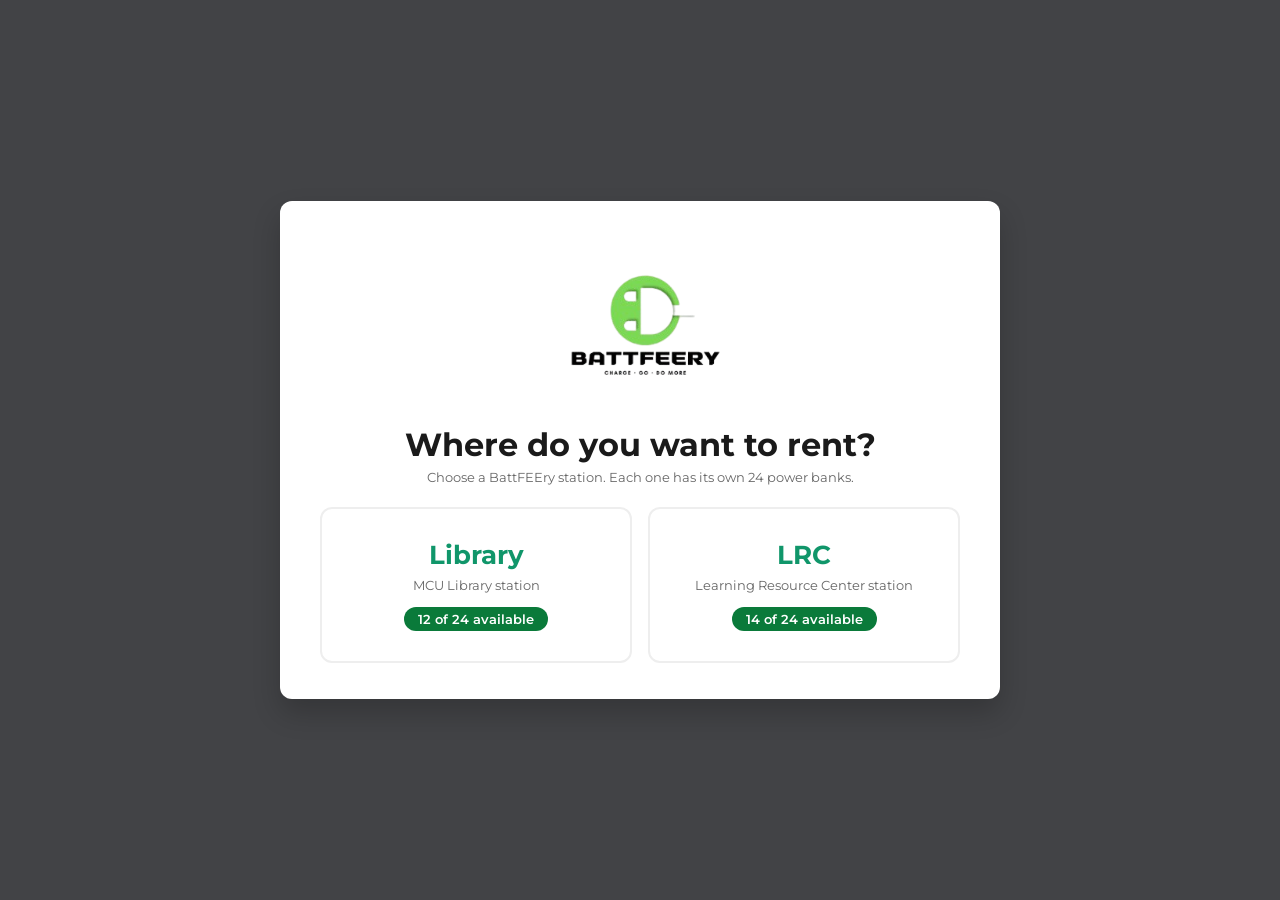
<file: index.html>
<!DOCTYPE html>
<html lang="en">
<head>
    <meta charset="UTF-8">
    <meta name="viewport" content="width=device-width, initial-scale=1.0">
    <title>BattFEEry - Choose location</title>
    <link rel="stylesheet" href="styles.css">
</head>
<body>
    <main class="landing">
        <img src="logo.jpg" alt="BattFEEry" class="top-logo">
        <h1>Where do you want to rent?</h1>
        <p class="subtitle">Choose a BattFEEry station. Each one has its own 24 power banks.</p>
        <div class="loc-grid" id="locationGrid">
            <button type="button" class="loc-card" data-loc="library">
                <strong>Library</strong>
                <small>MCU Library station</small>
                <span class="loc-count" aria-live="polite"></span>
            </button>
            <button type="button" class="loc-card" data-loc="lrc">
                <strong>LRC</strong>
                <small>Learning Resource Center station</small>
                <span class="loc-count" aria-live="polite"></span>
            </button>
        </div>
    </main>
    <script src="script.js"></script>
</body>
</html>
</file>
<file: styles.css>
@import url('https://fonts.googleapis.com/css2?family=Montserrat:wght@400;500;600;700;900&display=swap');

:root {
    --green: #7ed957; --green-dark: #10966a; --ink: #1a1a1a;
    --muted: #666; --line: #ddd; --danger: #c0392b; --bg: #424346;
}
* { box-sizing: border-box; margin: 0; padding: 0; }
[hidden] { display: none !important; }
.sr-only { position: absolute; width: 1px; height: 1px; overflow: hidden; clip: rect(0 0 0 0); white-space: nowrap; }

body {
    background: var(--bg); display: flex; justify-content: center; align-items: center;
    min-height: 100vh; padding: 20px; font-family: 'Montserrat', system-ui, sans-serif; color: var(--ink);
}
:focus-visible { outline: 3px solid var(--green-dark); outline-offset: 2px; }

/* Auth layout */
.container {
    background: #fff; border-radius: 12px; box-shadow: 0 14px 28px rgba(0,0,0,.2);
    display: flex; width: 900px; max-width: 100%; min-height: 600px; overflow: hidden;
}
.form-container { width: 50%; padding: 36px 50px; display: flex; flex-direction: column; justify-content: center; }
form { width: 100%; display: flex; flex-direction: column; align-items: center; }
h1 { font-weight: 700; margin-bottom: 5px; text-align: center; }
.subtitle { font-size: 13px; color: var(--muted); margin-bottom: 18px; text-align: center; }

input[type="text"], input[type="tel"], input[type="email"], input[type="password"] {
    background: #f9f9f9; border: 1px solid var(--line); padding: 12px 15px; margin: 7px 0;
    width: 100%; border-radius: 6px; font: inherit; font-size: 14px; outline: none; transition: border-color .2s;
}
input:focus { border-color: var(--green-dark); }
input.invalid { border-color: var(--danger); }

.password-field { position: relative; width: 100%; }
.password-field input { padding-right: 64px; }
.toggle-pass {
    position: absolute; right: 8px; top: 50%; transform: translateY(-50%);
    background: none; border: 0; color: var(--green-dark); font: inherit; font-size: 12px; font-weight: 600; cursor: pointer; padding: 6px;
}
.form-error {
    width: 100%; background: #fdecea; color: var(--danger); border-left: 4px solid var(--danger);
    font-size: 13px; padding: 10px 12px; border-radius: 4px; margin-bottom: 8px;
}

fieldset.radio-group { border: 0; display: flex; align-items: center; width: 100%; gap: 16px; margin: 10px 0; font-size: 14px; }
.label-text { font-size: 14px; font-weight: 600; float: left; margin-right: 6px; }
.radio-group label { display: flex; align-items: center; gap: 5px; cursor: pointer; }
.checkbox-group { display: flex; align-items: center; width: 100%; gap: 10px; margin: 8px 0 14px; }
.checkbox-group label { font-size: 12px; color: #555; }
.checkbox-group a { color: var(--green-dark); font-weight: 600; }

.primary-btn {
    border-radius: 6px; border: 0; background: var(--ink); color: #fff; font: inherit;
    font-size: 14px; font-weight: 600; padding: 14px; width: 100%; cursor: pointer; margin-top: 8px; transition: background .2s;
}
.primary-btn:hover { background: #333; }

.overlay-container {
    width: 50%; background: linear-gradient(135deg, var(--green) 0%, var(--green-dark) 100%);
    color: #fff; display: flex; justify-content: center; align-items: center; padding: 40px; text-align: center;
}
.top-logo { width: 190px; height: auto; margin-bottom: 10px; }
.top-logo.small { width: 130px; }
.brand-name { font-weight: 900; font-size: 32px; letter-spacing: 2px; margin-bottom: 5px; }
.tagline { font-size: 12px; letter-spacing: 3px; margin-bottom: 25px; }
.ghost {
    border: 2px solid #fff; color: #fff; font-size: 14px; font-weight: 600; padding: 12px 35px;
    border-radius: 25px; transition: .3s; text-decoration: none; display: inline-block; margin-top: 15px;
}
.ghost:hover { background: #fff; color: var(--green-dark); }

/* Dashboard */
.dash-body { align-items: flex-start; }
.dashboard-container {
    background: #fff; border-radius: 12px; padding: 36px; width: 900px; max-width: 100%; min-height: 600px;
}
.dashboard-header { display: flex; justify-content: space-between; align-items: flex-start; gap: 16px; margin-bottom: 24px; }
.dashboard-header h1 { color: var(--green-dark); font-size: 28px; text-align: left; }
.dashboard-header p { color: var(--muted); font-size: 14px; }
.logout-btn { background: none; border: 1px solid var(--danger); color: var(--danger); font: inherit; font-weight: 600; font-size: 13px; padding: 8px 16px; border-radius: 6px; cursor: pointer; }
.logout-btn:hover { background: var(--danger); color: #fff; }

.rental-banner {
    background: #eefaea; border: 2px solid var(--green); border-radius: 10px; padding: 16px 20px; margin-bottom: 22px;
    display: flex; justify-content: space-between; align-items: center; gap: 16px; flex-wrap: wrap;
}
.rental-banner.late { background: #fdecea; border-color: var(--danger); }
.rental-banner strong { font-size: 16px; }
.rental-banner p { font-size: 13px; color: #444; margin-top: 3px; }
.rental-banner .primary-btn { width: auto; margin: 0; padding: 10px 20px; }

.toolbar { display: flex; justify-content: space-between; align-items: center; margin-bottom: 16px; flex-wrap: wrap; gap: 10px; }
.counts { font-size: 14px; color: var(--muted); }
.chip { border: 1px solid var(--line); background: #fff; font: inherit; font-size: 13px; font-weight: 600; padding: 7px 16px; border-radius: 20px; cursor: pointer; }
.chip.active { background: var(--ink); color: #fff; border-color: var(--ink); }

.powerbank-grid { display: grid; grid-template-columns: repeat(auto-fill, minmax(150px, 1fr)); gap: 14px; }
.pb-card {
    border: 2px solid #eee; border-radius: 8px; padding: 16px; text-align: center; font: inherit; background: #fff; color: inherit;
}
.pb-card h3 { font-size: 18px; }
.pb-card small { display: block; font-size: 12px; color: var(--muted); }
.pb-available { cursor: pointer; border-color: var(--green); transition: transform .15s, box-shadow .15s; }
.pb-available:hover { transform: translateY(-3px); box-shadow: 0 5px 15px rgba(126,217,87,.35); }
.pb-unavailable { background: #f6f6f6; border-color: #e5e5e5; color: #888; cursor: not-allowed; }
.pb-mine { border-color: var(--green-dark); background: #eefaea; }
.status { font-size: 12px; font-weight: 600; padding: 4px 12px; border-radius: 20px; display: inline-block; margin: 8px 0 6px; }
.pb-available .status { background: #0a7a3a; color: #fff; }
.pb-unavailable .status { background: #b3261e; color: #fff; }
.pb-mine .status { background: var(--green-dark); color: #fff; }
.empty { grid-column: 1 / -1; color: var(--muted); padding: 30px 0; }

/* Modal */
.modal-overlay { position: fixed; inset: 0; background: rgba(0,0,0,.6); display: flex; justify-content: center; align-items: center; z-index: 1000; padding: 16px; }
.modal-content { background: #fff; padding: 32px; border-radius: 12px; text-align: center; width: 400px; max-width: 100%; max-height: 100%; overflow-y: auto; }
.modal-content h2 { margin-bottom: 4px; }
#modalSubtitle { color: var(--green-dark); font-weight: 600; margin-bottom: 16px; }
.qr-placeholder img { width: 200px; height: 200px; border-radius: 8px; margin-bottom: 14px; }
.price-text { font-weight: 700; font-size: 18px; margin-bottom: 4px; }
.warning-text { font-size: 12px; color: var(--danger); margin-bottom: 20px; }
.terms-list { text-align: left; font-size: 14px; line-height: 1.6; margin: 14px 0 22px 20px; }
.modal-actions { display: flex; gap: 10px; }
.modal-actions button { flex: 1; margin: 0; }
.close-btn { background: #eee; border: 0; padding: 14px; border-radius: 6px; cursor: pointer; font: inherit; font-weight: 600; font-size: 14px; }
.close-btn:hover { background: #ddd; }

@media (max-width: 768px) {
    .container { flex-direction: column; }
    .overlay-container { width: 100%; order: -1; padding: 24px 20px; }
    .form-container { width: 100%; padding: 28px 20px; }
    .brand-name { font-size: 26px; }
    .dashboard-container { padding: 22px; }
    .powerbank-grid { grid-template-columns: repeat(2, 1fr); }
}
@media (prefers-reduced-motion: reduce) { * { transition: none !important; } }

/* Rental flow */
.step-title { font-size: 16px; margin: 22px 0 10px; }
.color-grid { display: grid; grid-template-columns: repeat(auto-fill, minmax(130px, 1fr)); gap: 10px; }
.color-opt { border: 2px solid #eee; border-radius: 10px; background: #fff; padding: 16px 10px; font: inherit; cursor: pointer; display: flex; flex-direction: column; align-items: center; gap: 6px; }
.color-opt small { color: var(--muted); font-size: 12px; }
.color-opt:hover:not(:disabled) { border-color: var(--green); }
.color-opt.selected { border-color: var(--green-dark); background: #eefaea; }
.color-opt:disabled { opacity: .5; cursor: not-allowed; }
.swatch { width: 28px; height: 52px; border-radius: 8px; border: 1px solid #bbb; }
.sw-blue { background: #1e8be0; } .sw-pink { background: #f2688f; } .sw-orange { background: #f26a1b; }
.sw-yellow { background: #f5b800; } .sw-violet { background: #7b4bd6; } .sw-green { background: #1f5a43; }
.sw-any { background: linear-gradient(180deg, #2f6fe0 0 16.6%, #f06eaa 16.6% 33.3%, #f28c28 33.3% 50%, #f5d90a 50% 66.6%, #b266ff 66.6% 83.3%, #2ecc71 83.3%); }
.hours-row { display: flex; align-items: center; gap: 14px; flex-wrap: wrap; }
.step-btn { width: 44px; height: 44px; border-radius: 50%; border: 2px solid var(--ink); background: #fff; font-size: 22px; font-weight: 700; cursor: pointer; }
.step-btn:hover { background: var(--ink); color: #fff; }
.hours-val { font-size: 20px; font-weight: 700; min-width: 100px; text-align: center; }
.rate-note, .fine-print { font-size: 13px; color: var(--muted); }
.pay-btn { margin-top: 4px; padding: 16px; font-size: 16px; }
.pay-btn:disabled { background: #aaa; cursor: not-allowed; }
.fine-print { margin-top: 12px; }
.rental-card { border: 2px solid var(--green-dark); background: #eefaea; border-radius: 12px; padding: 24px; text-align: center; }
.rental-card.warn { border-color: #e0a100; background: #fff7e0; }
.rental-card.late { border-color: var(--danger); background: #fdecea; }
.rental-title { font-weight: 600; color: var(--muted); font-size: 14px; }
.release { background: var(--green-dark); color: #fff; border-radius: 6px; padding: 10px; margin: 12px 0; font-size: 14px; font-weight: 600; }
.big-time { font-size: 28px; font-weight: 700; margin: 12px 0 4px; }
.rental-card .primary-btn { width: auto; padding: 14px 28px; margin-top: 18px; }
.done-msg { background: #eefaea; border-left: 4px solid var(--green-dark); padding: 12px 16px; border-radius: 4px; margin-bottom: 16px; font-size: 14px; }

/* Payment methods */
.pay-tabs { display: flex; gap: 6px; background: #eee; border-radius: 8px; padding: 4px; margin-bottom: 14px; }
.pay-tab { flex: 1; border: 0; background: transparent; font: inherit; font-size: 14px; font-weight: 600; padding: 10px; border-radius: 6px; cursor: pointer; }
.pay-tab.active { background: #fff; box-shadow: 0 1px 4px rgba(0,0,0,.15); color: var(--green-dark); }
.pay-help { font-size: 12px; color: var(--muted); margin-bottom: 14px; }
.cash-panel { background: #f6f6f6; border-radius: 8px; padding: 16px; margin-bottom: 16px; text-align: left; font-size: 14px; }
.cash-panel ol { margin-left: 18px; line-height: 1.7; }
.cash-icon { width: 52px; height: 52px; border-radius: 50%; background: var(--green-dark); color: #fff; font-size: 28px; font-weight: 700; display: flex; align-items: center; justify-content: center; margin: 0 auto 10px; }
.modal-content .price-text { margin-bottom: 12px; }

/* Availability overview */
.status-section { margin-top: 30px; border-top: 1px solid #eee; padding-top: 6px; }
.status-head { display: flex; justify-content: space-between; align-items: center; flex-wrap: wrap; gap: 8px; }
.status-section .powerbank-grid { grid-template-columns: repeat(auto-fill, minmax(120px, 1fr)); gap: 10px; margin-top: 8px; }
.status-section .pb-card { padding: 12px 8px; cursor: default; }
.status-section .pb-available:hover { transform: none; box-shadow: none; }
.status-section .pb-card h3 { font-size: 16px; }
.color-tag { display: flex; align-items: center; justify-content: center; gap: 6px; font-size: 12px; color: var(--muted); margin-top: 4px; }
.dot { width: 12px; height: 12px; border-radius: 50%; border: 1px solid #bbb; display: inline-block; }
.legend { display: inline-block; width: 10px; height: 10px; border-radius: 50%; margin: 0 6px 0 12px; }
.l-free { background: #0a7a3a; margin-left: 0; } .l-used { background: #b3261e; }

/* Location chooser */
.landing { background: #fff; border-radius: 12px; box-shadow: 0 14px 28px rgba(0,0,0,.2); padding: 36px 40px; width: 720px; max-width: 100%; text-align: center; }
.landing .subtitle { margin-bottom: 4px; }
.loc-grid { display: grid; grid-template-columns: 1fr 1fr; gap: 16px; margin-top: 22px; }
.loc-card { border: 2px solid #eee; border-radius: 12px; padding: 30px 16px; background: #fff; font: inherit; cursor: pointer; display: flex; flex-direction: column; gap: 6px; align-items: center; transition: border-color .15s, transform .15s, box-shadow .15s; }
.loc-card:hover { border-color: var(--green); transform: translateY(-3px); box-shadow: 0 5px 15px rgba(126,217,87,.35); }
.loc-card strong { font-size: 26px; color: var(--green-dark); }
.loc-card small { font-size: 13px; color: var(--muted); }
.loc-count { margin-top: 8px; font-size: 13px; font-weight: 600; background: #0a7a3a; color: #fff; padding: 4px 14px; border-radius: 20px; }
.loc-chip { font-size: 13px; color: var(--muted); margin-bottom: 14px; text-align: center; }
.loc-chip a { color: var(--green-dark); font-weight: 600; }
.dashboard-header .loc-chip { text-align: left; margin: 8px 0 0; }
@media (max-width: 768px) { .loc-grid { grid-template-columns: 1fr; } .landing { padding: 28px 20px; } }

/* Terms and Conditions dialog */
.terms-modal { width: 660px; display: flex; flex-direction: column; text-align: left; max-height: 90vh; overflow: hidden; padding: 24px; }
.terms-modal h2 { text-align: center; margin-bottom: 12px; }
.terms-scroll { flex: 1; min-height: 0; overflow-y: auto; border: 1px solid var(--line); border-radius: 8px; padding: 16px; font-size: 14px; line-height: 1.6; background: #fafafa; }
.terms-scroll .terms-list { margin: 0 0 0 18px; }
.agree-box { margin-top: 20px; padding: 14px; border: 2px solid var(--green-dark); border-radius: 8px; background: #eefaea; }
.agree-check { display: flex; gap: 12px; align-items: flex-start; cursor: pointer; font-size: 13px; }
.agree-check input { width: 22px; height: 22px; margin-top: 2px; flex-shrink: 0; cursor: pointer; }
.agree-check input:disabled { cursor: not-allowed; }
.agree-check ul { margin: 8px 0 8px 18px; }
.agree-final { display: block; margin-top: 6px; }
.terms-hint { font-size: 12px; color: var(--muted); margin: 10px 0; text-align: center; }
.terms-modal .primary-btn:disabled { background: #aaa; cursor: not-allowed; }
.terms-modal .modal-actions { margin-top: 0; }

/* Power bank photos */
.pb-img { height: 84px; width: auto; object-fit: contain; display: block; }
.img-stack { display: flex; justify-content: center; align-items: flex-end; height: 84px; }
.img-stack .pb-img { height: 72px; margin-left: -34px; filter: drop-shadow(0 2px 3px rgba(0,0,0,.2)); }
.img-stack .pb-img:first-child { margin-left: 0; }
.img-stack .pb-img:nth-child(2) { height: 84px; position: relative; z-index: 1; }
.pb-thumb { height: 60px; width: auto; display: block; margin: 0 auto 6px; }
.pb-unavailable .pb-thumb { opacity: .45; filter: grayscale(.6); }
.rental-img { height: 120px; width: auto; display: block; margin: 0 auto 10px; }
</file>
